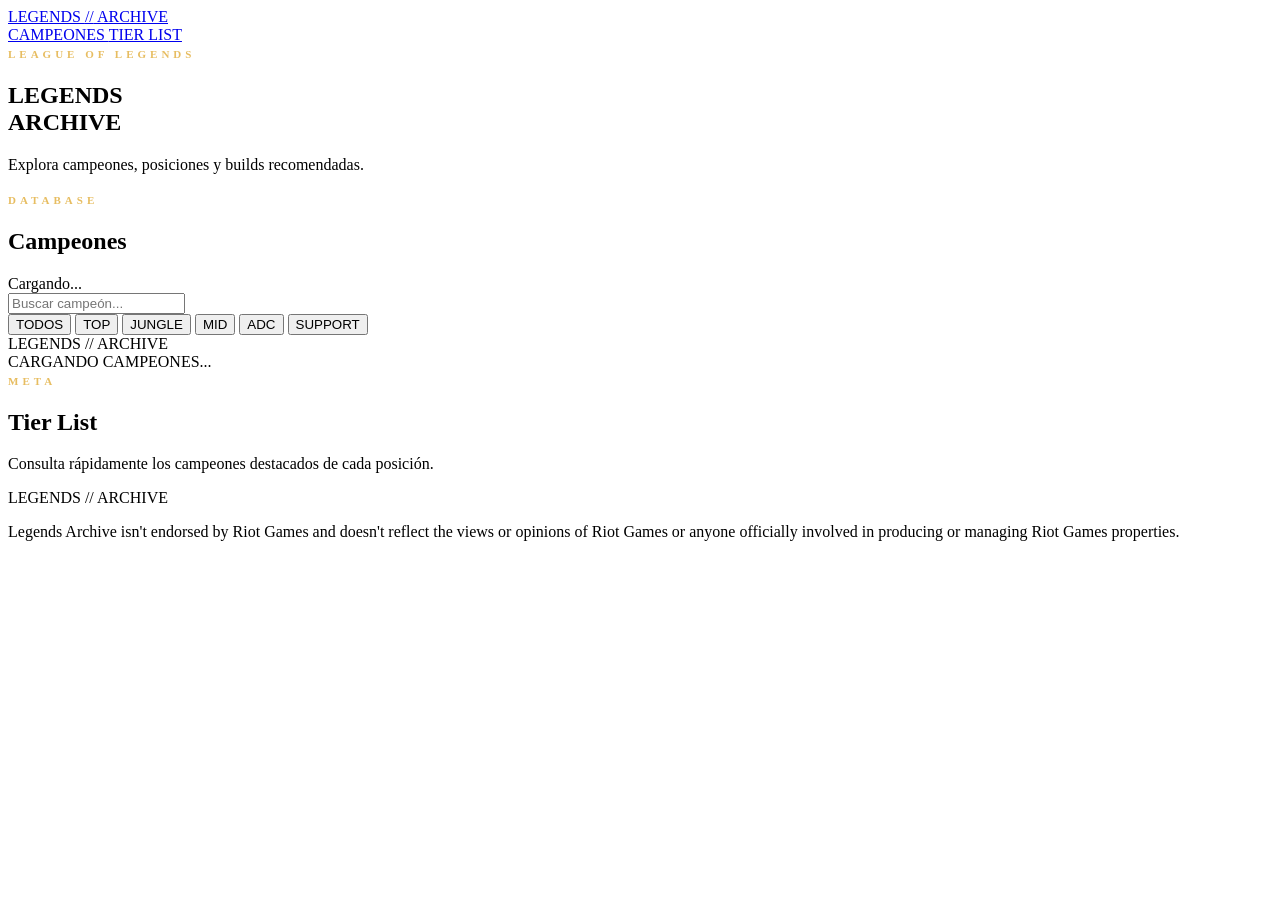
<file: index.html>
<!DOCTYPE html>
<html lang="es">
<head>

  <meta charset="UTF-8">
  <meta name="viewport" content="width=device-width, initial-scale=1.0">

  <title>Legends // Archive</title>

  <link rel="stylesheet" href="style.css">

</head>

<body>

  <!-- =========================
       HEADER
       ========================= -->

  <header class="site-header">

    <div class="header-inner">

      <a href="index.html" class="logo">
        LEGENDS <span>//</span> ARCHIVE
      </a>

      <nav>

        <a href="index.html">
          CAMPEONES
        </a>

        <a href="#tier-list">
          TIER LIST
        </a>

      </nav>

    </div>

  </header>


  <!-- =========================
       HERO
       ========================= -->

  <main>

    <section class="archive-hero">

      <div class="hero-content">

        <span class="eyebrow">
          LEAGUE OF LEGENDS
        </span>

        <h1>
          LEGENDS
          <br>
          ARCHIVE
        </h1>

        <p>
          Explora campeones, posiciones y builds
          recomendadas.
        </p>

      </div>

    </section>


    <!-- =========================
         CAMPEONES
         ========================= -->

    <section class="champions-section">

      <div class="section-heading">

        <div>

          <span class="eyebrow">
            DATABASE
          </span>

          <h2>
            Campeones
          </h2>

        </div>

        <div
          id="champion-count"
          class="champion-count">
          Cargando...
        </div>

      </div>


      <!-- BUSCADOR -->

      <div class="search-container">

        <input
          type="text"
          id="champion-search"
          placeholder="Buscar campeón..."
          autocomplete="off"
        >

      </div>


      <!-- FILTROS -->

      <div class="role-filters">

        <button
          class="role-filter active"
          data-role="ALL">
          TODOS
        </button>

        <button
          class="role-filter"
          data-role="TOP">
          TOP
        </button>

        <button
          class="role-filter"
          data-role="JUNGLE">
          JUNGLE
        </button>

        <button
          class="role-filter"
          data-role="MID">
          MID
        </button>

        <button
          class="role-filter"
          data-role="ADC">
          ADC
        </button>

        <button
          class="role-filter"
          data-role="SUPPORT">
          SUPPORT
        </button>

      </div>


      <!-- GRID -->

      <div
        id="champions-grid"
        class="champions-grid">

        <div class="loading-screen">

          <div class="loading-logo">
            LEGENDS // ARCHIVE
          </div>

          <div class="loading-text">
            CARGANDO CAMPEONES...
          </div>

        </div>

      </div>


    </section>


    <!-- =========================
         TIER LIST
         ========================= -->

    <section
      id="tier-list"
      class="tier-section">

      <span class="eyebrow">
        META
      </span>

      <h2>
        Tier List
      </h2>

      <p>
        Consulta rápidamente los campeones
        destacados de cada posición.
      </p>

    </section>

  </main>


  <!-- =========================
       FOOTER
       ========================= -->

  <footer>

    <div class="footer-title">
      LEGENDS // ARCHIVE
    </div>

    <p>
      Legends Archive isn't endorsed by Riot Games and doesn't reflect
      the views or opinions of Riot Games or anyone officially involved
      in producing or managing Riot Games properties.
    </p>

  </footer>


  <!-- =========================
       JAVASCRIPT
       ========================= -->

  <script src="app.js"></script>

</body>
</html>
</file>
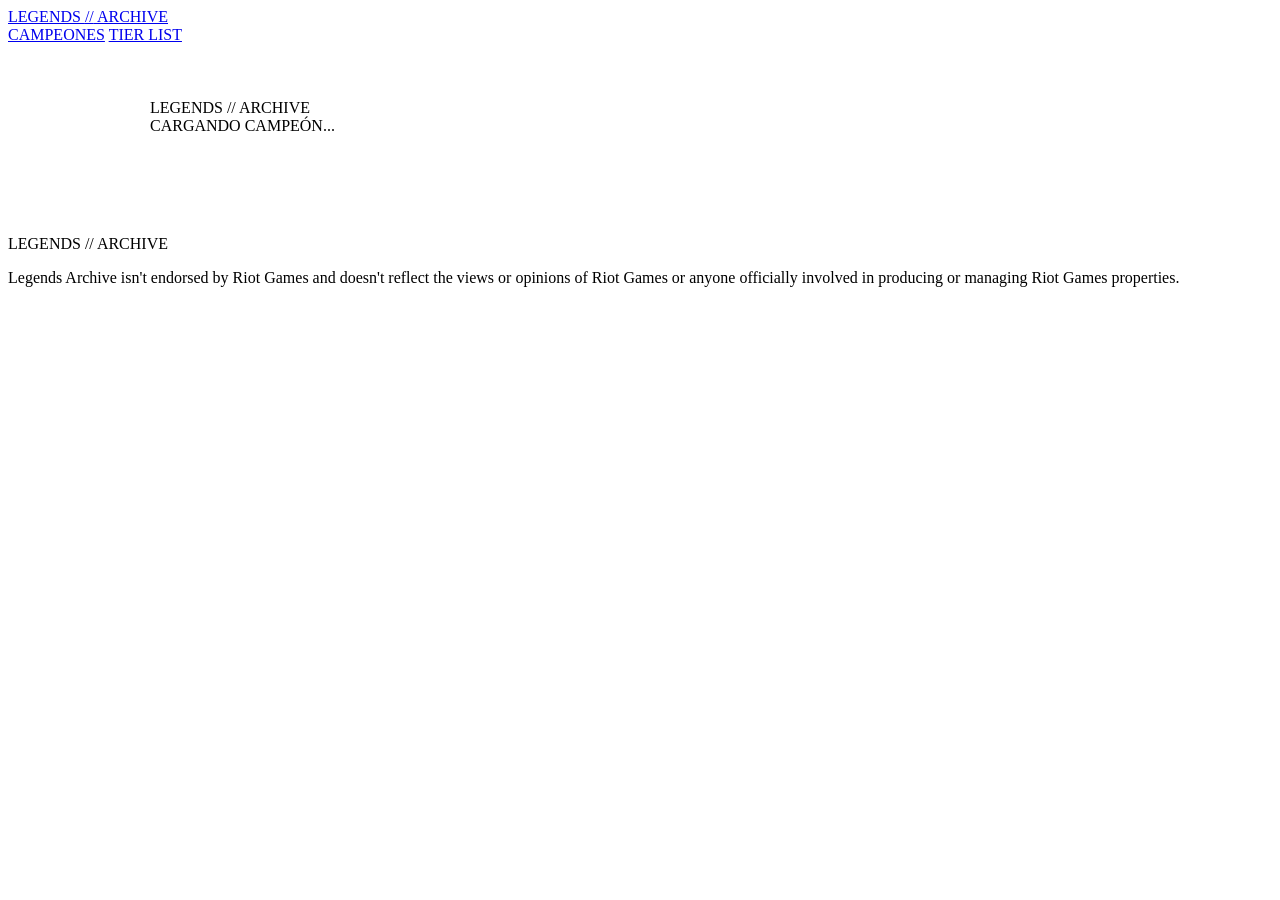
<file: champion.html>
<!DOCTYPE html>
<html lang="es">
<head>
  <meta charset="UTF-8">
  <meta name="viewport" content="width=device-width, initial-scale=1.0">

  <title>Campeón // Legends Archive</title>

  <link rel="stylesheet" href="style.css">
</head>

<body>

<header class="site-header">

  <div class="header-inner">

    <a href="index.html" class="logo">
      LEGENDS <span>//</span> ARCHIVE
    </a>

    <nav>
      <a href="index.html">CAMPEONES</a>
      <a href="index.html#tier-list">TIER LIST</a>
    </nav>

  </div>

</header>


<main class="champion-page">

  <div id="champion-content">

    <div class="loading-screen">
      <div class="loading-logo">
        LEGENDS // ARCHIVE
      </div>

      <div class="loading-text">
        CARGANDO CAMPEÓN...
      </div>
    </div>

  </div>

</main>


<footer>

  <div class="footer-title">
    LEGENDS // ARCHIVE
  </div>

  <p>
    Legends Archive isn't endorsed by Riot Games and doesn't reflect
    the views or opinions of Riot Games or anyone officially involved
    in producing or managing Riot Games properties.
  </p>

</footer>


<script src="app.js"></script>

</body>
</html>
</file>
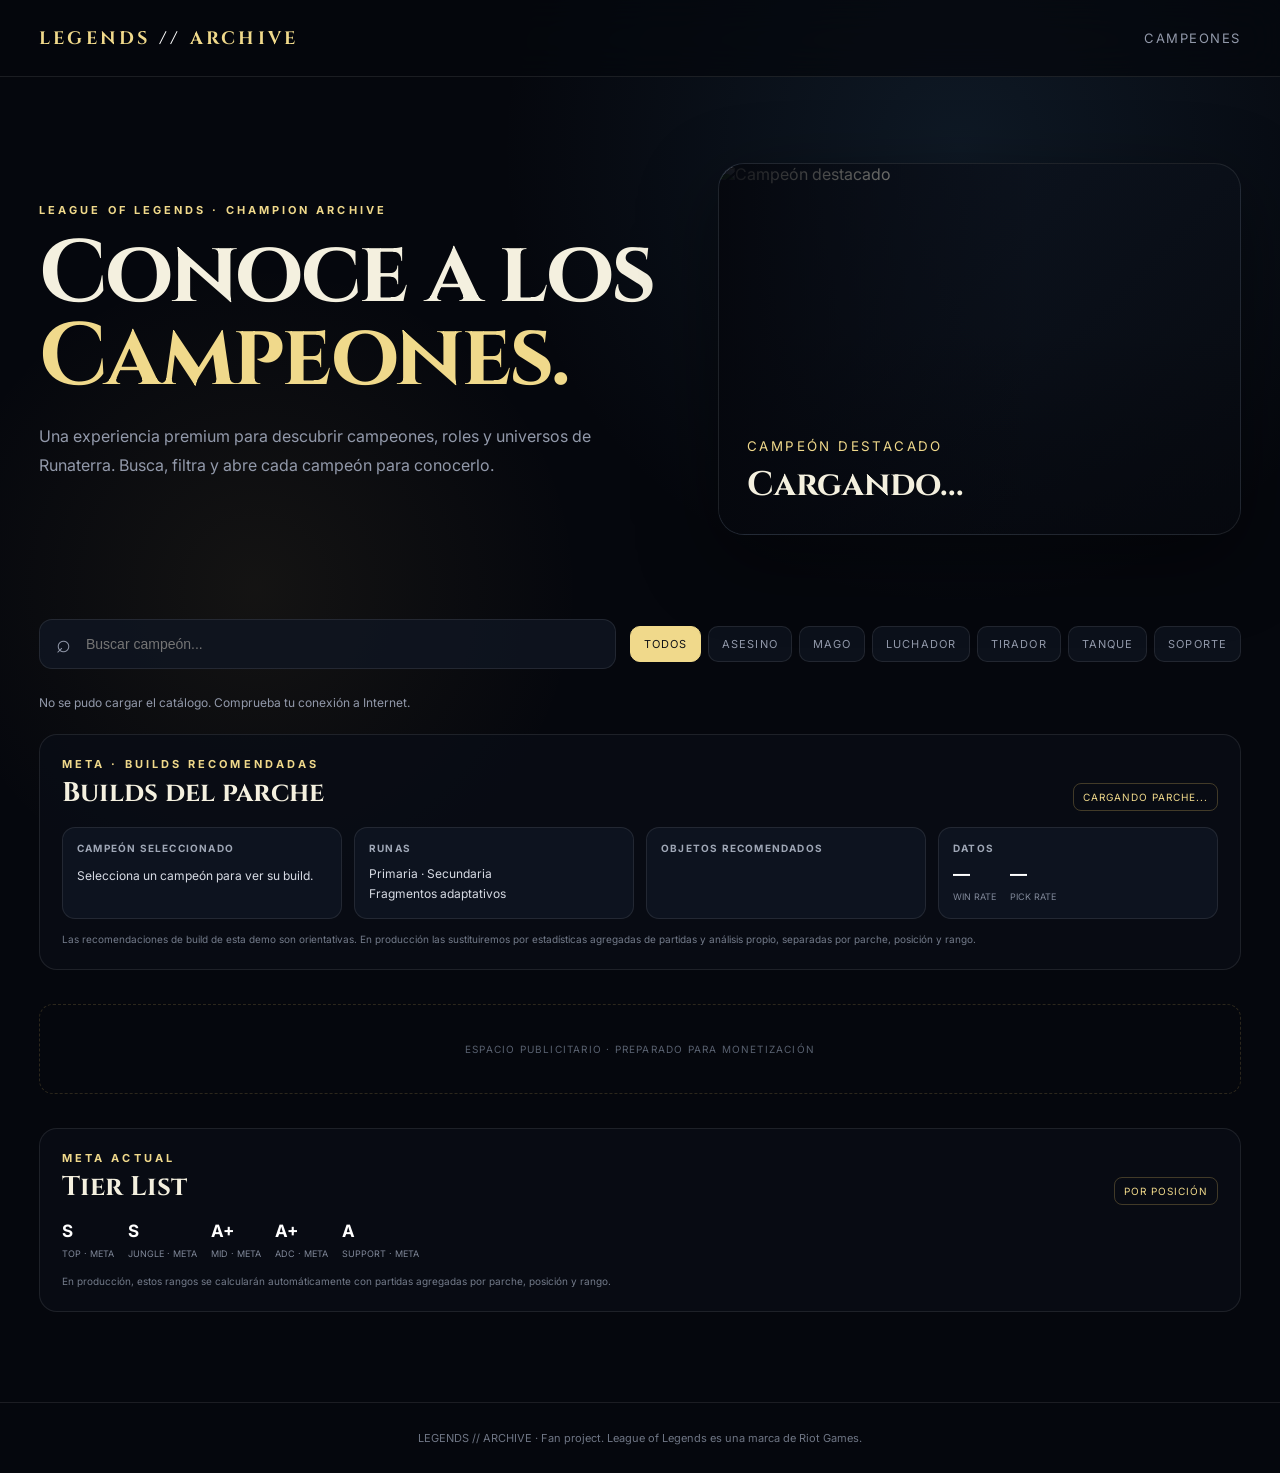
<file: index (1).html>
<!DOCTYPE html>
<html lang="es">
<head>
  <meta charset="UTF-8" />
  <meta name="viewport" content="width=device-width, initial-scale=1.0" />
  <title>LEGENDS // Campeones de LoL</title>
  <meta name="description" content="Explora campeones de League of Legends." />
  <style>
    @import url('https://fonts.googleapis.com/css2?family=Cinzel:wght@500;600;700&family=Inter:wght@400;500;600;700;800&display=swap');

    :root{
      --bg:#05070d; --panel:#0b0f18; --panel2:#101622; --text:#f4f0df;
      --muted:#9299aa; --gold:#c8a85a; --gold2:#f0d98b; --line:rgba(255,255,255,.09);
      --blue:#4db8ff; --shadow:0 25px 80px rgba(0,0,0,.45);
    }
    *{box-sizing:border-box}
    html{scroll-behavior:smooth}
    body{margin:0;background:
      radial-gradient(circle at 75% 10%, rgba(65,119,163,.16), transparent 28%),
      radial-gradient(circle at 20% 40%, rgba(200,168,90,.08), transparent 24%), var(--bg);
      color:var(--text);font-family:Inter,system-ui,sans-serif;min-height:100vh}
    body:before{content:"";position:fixed;inset:0;pointer-events:none;opacity:.18;
      background-image:linear-gradient(rgba(255,255,255,.018) 1px,transparent 1px),
      linear-gradient(90deg,rgba(255,255,255,.018) 1px,transparent 1px);background-size:42px 42px}
    header{position:sticky;top:0;z-index:20;background:rgba(5,7,13,.72);backdrop-filter:blur(18px);
      border-bottom:1px solid var(--line)}
    nav{max-width:1250px;margin:auto;height:76px;display:flex;align-items:center;justify-content:space-between;padding:0 24px}
    .brand{font-family:Cinzel,serif;letter-spacing:.18em;font-weight:700;color:var(--gold2);font-size:18px}
    .brand span{color:#fff}
    .navlink{color:var(--muted);text-decoration:none;font-size:13px;text-transform:uppercase;letter-spacing:.12em}
    .navlink:hover{color:var(--gold2)}
    .hero{max-width:1250px;margin:auto;padding:86px 24px 42px;display:grid;grid-template-columns:1.1fr .9fr;gap:40px;align-items:center}
    .eyebrow{font-size:11px;letter-spacing:.28em;text-transform:uppercase;color:var(--gold2);font-weight:700}
    h1{font-family:Cinzel,serif;font-size:clamp(46px,7vw,88px);line-height:.95;margin:16px 0 22px;letter-spacing:-.03em}
    h1 em{font-style:normal;color:var(--gold2)}
    .hero p{color:var(--muted);max-width:620px;line-height:1.8;font-size:16px}
    .hero-art{min-height:370px;border:1px solid var(--line);border-radius:26px;overflow:hidden;position:relative;
      background:linear-gradient(135deg,#0e1623,#070a10);box-shadow:var(--shadow)}
    .hero-art img{width:100%;height:100%;min-height:370px;object-fit:cover;display:block;opacity:.76}
    .hero-art:after{content:"";position:absolute;inset:0;background:linear-gradient(90deg,rgba(5,7,13,.95),transparent 60%),linear-gradient(0deg,rgba(5,7,13,.6),transparent 55%)}
    .hero-caption{position:absolute;z-index:2;left:28px;bottom:26px}
    .hero-caption small{color:var(--gold2);letter-spacing:.18em;text-transform:uppercase}
    .hero-caption h2{font-family:Cinzel,serif;margin:7px 0 0;font-size:34px}
    main{max-width:1250px;margin:auto;padding:30px 24px 90px}
    .toolbar{display:flex;gap:14px;align-items:center;justify-content:space-between;flex-wrap:wrap;margin:12px 0 26px}
    .search{flex:1;min-width:250px;position:relative}
    .search input{width:100%;padding:16px 18px 16px 46px;border:1px solid var(--line);border-radius:13px;
      background:rgba(16,22,34,.8);color:#fff;outline:none;font-size:14px}
    .search input:focus{border-color:rgba(200,168,90,.65);box-shadow:0 0 0 4px rgba(200,168,90,.08)}
    .search:before{content:"⌕";position:absolute;left:17px;top:9px;font-size:25px;color:var(--muted)}
    .filters{display:flex;gap:7px;flex-wrap:wrap}
    button{font:inherit;cursor:pointer}
    .filter{background:#0c111b;border:1px solid var(--line);color:var(--muted);padding:10px 13px;border-radius:10px;font-size:11px;text-transform:uppercase;letter-spacing:.1em}
    .filter:hover,.filter.active{color:#101217;background:var(--gold2);border-color:var(--gold2)}
    .count{color:var(--muted);font-size:12px;margin:0 0 15px}
    .grid{display:grid;grid-template-columns:repeat(4,1fr);gap:18px}
    .card{position:relative;min-height:380px;border-radius:18px;overflow:hidden;border:1px solid var(--line);background:var(--panel);
      box-shadow:0 10px 35px rgba(0,0,0,.25);transition:.35s transform,.35s border-color,.35s box-shadow;cursor:pointer}
    .card:hover{transform:translateY(-7px);border-color:rgba(200,168,90,.55);box-shadow:0 25px 55px rgba(0,0,0,.48)}
    .card img{width:100%;height:100%;position:absolute;inset:0;object-fit:cover;transition:.5s transform}
    .card:hover img{transform:scale(1.05)}
    .card:after{content:"";position:absolute;inset:0;background:linear-gradient(0deg,rgba(3,5,9,.98) 4%,rgba(3,5,9,.62) 42%,rgba(3,5,9,.05) 76%)}
    .card-content{position:absolute;z-index:2;left:18px;right:18px;bottom:18px}
    .role{color:var(--gold2);font-size:9px;letter-spacing:.2em;text-transform:uppercase;font-weight:800}
    .card h3{font-family:Cinzel,serif;font-size:25px;margin:6px 0}
    .card p{color:#b7bdca;font-size:11px;margin:0;line-height:1.5}
    .tag{display:inline-block;margin-top:12px;padding:5px 8px;border:1px solid rgba(255,255,255,.12);border-radius:7px;color:#aeb5c3;font-size:9px;text-transform:uppercase;letter-spacing:.08em}
    .empty{text-align:center;padding:60px;color:var(--muted);border:1px dashed var(--line);border-radius:18px;display:none}
    footer{border-top:1px solid var(--line);padding:28px 24px;text-align:center;color:#6f7685;font-size:11px}
    .modal{position:fixed;inset:0;background:rgba(0,0,0,.76);backdrop-filter:blur(10px);z-index:50;display:none;place-items:center;padding:20px}
    .modal.open{display:grid}
    .modal-box{max-width:920px;width:100%;max-height:90vh;overflow:auto;background:#090d15;border:1px solid rgba(200,168,90,.35);
      border-radius:24px;box-shadow:var(--shadow);position:relative}
    .modal-img{height:330px;width:100%;object-fit:cover;display:block}
    .modal-body{padding:28px}
    .modal-body h2{font-family:Cinzel,serif;font-size:42px;margin:5px 0 12px}
    .modal-body p{color:#aab1bf;line-height:1.75}
    .close{position:absolute;right:15px;top:15px;width:40px;height:40px;border-radius:50%;border:1px solid var(--line);
      background:rgba(0,0,0,.5);color:#fff;font-size:20px;z-index:2}
    @media(max-width:900px){.hero{grid-template-columns:1fr}.grid{grid-template-columns:repeat(2,1fr)}}
    @media(max-width:560px){nav{height:64px}.navlink{display:none}.hero{padding-top:55px}.grid{grid-template-columns:1fr}.hero-art{min-height:300px}.hero-art img{min-height:300px}}
  
    .build-panel{margin-top:24px;border:1px solid var(--line);border-radius:18px;background:rgba(10,14,23,.78);padding:22px}
    .build-head{display:flex;justify-content:space-between;align-items:end;gap:18px;margin-bottom:16px;flex-wrap:wrap}
    .build-head h2{font-family:Cinzel,serif;margin:4px 0 0;font-size:27px}
    .patch{font-size:10px;color:var(--gold2);border:1px solid rgba(200,168,90,.3);padding:7px 9px;border-radius:8px;letter-spacing:.1em}
    .build-grid{display:grid;grid-template-columns:repeat(4,1fr);gap:12px}
    .build-box{background:#0d131f;border:1px solid var(--line);border-radius:13px;padding:14px}
    .build-box h4{margin:0 0 10px;color:#9fa7b6;font-size:10px;text-transform:uppercase;letter-spacing:.12em}
    .items{display:flex;gap:7px;flex-wrap:wrap}
    .item{width:44px;height:44px;border-radius:9px;object-fit:cover;border:1px solid rgba(255,255,255,.1)}
    .rune{font-size:12px;color:#d7dbe4;line-height:1.65}
    .stats{display:flex;gap:14px;flex-wrap:wrap;margin-top:10px}
    .stat b{display:block;color:#fff;font-size:17px}.stat span{font-size:9px;color:#808899;text-transform:uppercase}
    .notice{margin-top:12px;color:#737b8a;font-size:10px;line-height:1.6}
    .ad-slot{margin:34px 0;border:1px dashed rgba(200,168,90,.2);border-radius:14px;min-height:90px;display:grid;place-items:center;color:#596170;font-size:10px;letter-spacing:.12em;text-transform:uppercase}
    @media(max-width:900px){.build-grid{grid-template-columns:repeat(2,1fr)}}
    @media(max-width:560px){.build-grid{grid-template-columns:1fr}}
</style>

  <link rel="canonical" href="https://TU-DOMINIO.com/">
  <meta name="robots" content="index,follow">
  <meta property="og:type" content="website">
  <meta property="og:title" content="Legends Archive — Builds de LoL">
  <meta property="og:description" content="Builds, runas, objetos, matchups y estadísticas de League of Legends por campeón y posición.">
  <meta property="og:site_name" content="Legends Archive">
  <meta name="twitter:card" content="summary_large_image">
  <script type="application/ld+json">
  {
    "@context":"https://schema.org",
    "@type":"WebSite",
    "name":"Legends Archive",
    "url":"https://TU-DOMINIO.com/",
    "description":"Builds y estadísticas de League of Legends por campeón y posición.",
    "potentialAction":{"@type":"SearchAction","target":"https://TU-DOMINIO.com/?q={search_term_string}","query-input":"required name=search_term_string"}
  }
  </script>
</head>
<body>
<header>
  <nav>
    <div class="brand">LEGENDS <span>//</span> ARCHIVE</div>
    <a class="navlink" href="#champions">Campeones</a>
  </nav>
</header>

<section class="hero">
  <div>
    <div class="eyebrow">League of Legends · Champion Archive</div>
    <h1>Conoce a los<br><em>Campeones.</em></h1>
    <p>Una experiencia premium para descubrir campeones, roles y universos de Runaterra. Busca, filtra y abre cada campeón para conocerlo.</p>
  </div>
  <div class="hero-art">
    <img id="heroImg" alt="Campeón destacado">
    <div class="hero-caption"><small>Campeón destacado</small><h2 id="heroName">Cargando...</h2></div>
  </div>
</section>

<main id="champions">
  <div class="toolbar">
    <div class="search"><input id="search" placeholder="Buscar campeón..." autocomplete="off"></div>
    <div class="filters" id="filters">
      <button class="filter active" data-role="Todos">Todos</button>
      <button class="filter" data-role="Asesino">Asesino</button>
      <button class="filter" data-role="Mago">Mago</button>
      <button class="filter" data-role="Luchador">Luchador</button>
      <button class="filter" data-role="Tirador">Tirador</button>
      <button class="filter" data-role="Tanque">Tanque</button>
      <button class="filter" data-role="Soporte">Soporte</button>
    </div>
  </div>
  <p class="count" id="count">Cargando campeones...</p>
  
  <section class="build-panel">
    <div class="build-head">
      <div><div class="eyebrow">Meta · Builds recomendadas</div><h2>Builds del parche</h2></div>
      <div class="patch" id="patch">CARGANDO PARCHE...</div>
    </div>
    <div class="build-grid">
      <div class="build-box"><h4>Campeón seleccionado</h4><div id="selectedBuild"><span class="rune">Selecciona un campeón para ver su build.</span></div></div>
      <div class="build-box"><h4>Runas</h4><div class="rune" id="runes">Primaria · Secundaria<br>Fragmentos adaptativos</div></div>
      <div class="build-box"><h4>Objetos recomendados</h4><div class="items" id="buildItems"></div></div>
      <div class="build-box"><h4>Datos</h4><div class="stats"><div class="stat"><b id="wr">—</b><span>Win rate</span></div><div class="stat"><b id="pick">—</b><span>Pick rate</span></div></div></div>
    </div>
    <div class="notice">Las recomendaciones de build de esta demo son orientativas. En producción las sustituiremos por estadísticas agregadas de partidas y análisis propio, separadas por parche, posición y rango.</div>
  </section>
  <div class="ad-slot">Espacio publicitario · preparado para monetización</div>
  <section class="build-panel" id="tierlist">
    <div class="build-head">
      <div><div class="eyebrow">Meta actual</div><h2>Tier List</h2></div>
      <div class="patch">POR POSICIÓN</div>
    </div>
    <div class="stats">
      <div class="stat"><b>S</b><span>TOP · Meta</span></div>
      <div class="stat"><b>S</b><span>JUNGLE · Meta</span></div>
      <div class="stat"><b>A+</b><span>MID · Meta</span></div>
      <div class="stat"><b>A+</b><span>ADC · Meta</span></div>
      <div class="stat"><b>A</b><span>SUPPORT · Meta</span></div>
    </div>
    <div class="notice">En producción, estos rangos se calcularán automáticamente con partidas agregadas por parche, posición y rango.</div>
  </section>

<div class="grid" id="grid"></div>
  <div class="empty" id="empty">No hemos encontrado campeones con esos criterios.</div>
</main>

<footer>LEGENDS // ARCHIVE · Fan project. League of Legends es una marca de Riot Games.</footer>

<div class="modal" id="modal">
  <div class="modal-box">
    <button class="close" id="close">×</button>
    <img class="modal-img" id="modalImg" alt="">
    <div class="modal-body">
      <div class="eyebrow" id="modalRole"></div>
      <h2 id="modalName"></h2>
      <p id="modalTitle"></p>
      <p id="modalLore"></p>
      <div id="modalTags"></div>
    </div>
  </div>
</div>

<script>
const state = { champions: [], role: 'Todos', search: '' };
const roleMap = {
  Assassin:'Asesino', Mage:'Mago', Fighter:'Luchador', Marksman:'Tirador',
  Tank:'Tanque', Support:'Soporte'
};
const clean = s => s.replace(/<[^>]*>/g,'').replace(/&amp;/g,'&').replace(/&#x27;/g,"'");


function showBuild(c){
  document.getElementById('selectedBuild').innerHTML=`<strong>${c.name}</strong><div class="rune">${c.title}</div>`;
  document.getElementById('runes').innerHTML=`${c.roles[0] || 'Adaptativa'} · Página recomendada<br>Inspiración · Adaptación<br>Velocidad de ataque · Fuerza adaptativa · Vida`;
  const items = c.tags.includes('Marksman')
    ? ['3153','3031','3085','3036']
    : c.tags.includes('Mage')
    ? ['6655','3089','3135','3157']
    : c.tags.includes('Tank')
    ? ['3068','3047','2504','3742']
    : ['3078','3111','3065','3053'];
  document.getElementById('buildItems').innerHTML=items.map(id=>`<img class="item" src="https://ddragon.leagueoflegends.com/cdn/15.18.1/img/item/${id}.png" alt="Objeto">`).join('');
  // Demo visual hasta conectar estadísticas de partidas.
  document.getElementById('wr').textContent=(50 + (c.key.charCodeAt(0)%9)/10).toFixed(1)+'%';
  document.getElementById('pick').textContent=(2 + (c.key.charCodeAt(0)%20)/10).toFixed(1)+'%';
}

async function loadChampions(){
  try{
    const versions = await fetch('https://ddragon.leagueoflegends.com/api/versions.json').then(r=>r.json());
    const version = versions[0]; document.getElementById('patch').textContent='PARCHE '+version;
    const data = await fetch(`https://ddragon.leagueoflegends.com/cdn/${version}/data/es_ES/champion.json`).then(r=>r.json());
    state.champions = Object.values(data.data).map(c => ({
      ...c,
      image:`https://ddragon.leagueoflegends.com/cdn/${version}/img/champion/${c.image.full}`,
      roles:[...new Set(c.tags.map(x => roleMap[x] || x))]
    }));
    state.champions.sort((a,b)=>a.name.localeCompare(b.name,'es'));
    const featured = state.champions.find(c=>c.name==='Aatrox') || state.champions[0];
    document.getElementById('heroImg').src = featured.image;
    document.getElementById('heroName').textContent = featured.name;
    render();
  }catch(e){
    document.getElementById('count').textContent='No se pudo cargar el catálogo. Comprueba tu conexión a Internet.';
  }
}

function render(){
  const q=state.search.toLowerCase().trim();
  const list=state.champions.filter(c =>
    (!q || c.name.toLowerCase().includes(q) || c.title.toLowerCase().includes(q)) &&
    (state.role==='Todos' || c.roles.includes(state.role))
  );
  document.getElementById('count').textContent=`${list.length} campeón${list.length!==1?'es':''}`;
  document.getElementById('empty').style.display=list.length?'none':'block';
  document.getElementById('grid').innerHTML=list.map(c=>`
    <article class="card" data-id="${c.id}">
      <img loading="lazy" src="${c.image}" alt="${c.name}">
      <div class="card-content">
        <div class="role">${c.roles.slice(0,2).join(' · ')}</div>
        <h3>${c.name}</h3>
        <p>${c.title}</p>
        <span class="tag">Ver perfil</span>
      </div>
    </article>`).join('');
  document.querySelectorAll('.card').forEach(el=>el.onclick=()=>{showBuild(state.champions.find(x=>x.id===el.dataset.id));openChampion(el.dataset.id)});
}
function openChampion(id){
  const c=state.champions.find(x=>x.id===id); if(!c)return;
  document.getElementById('modalImg').src=c.image;
  document.getElementById('modalName').textContent=c.name;
  document.getElementById('modalTitle').textContent=c.title;
  document.getElementById('modalLore').textContent=clean(c.blurb || 'Descubre más sobre este campeón de Runaterra.');
  document.getElementById('modalRole').textContent=c.roles.join(' · ');
  document.getElementById('modalTags').innerHTML=c.tags.map(t=>`<span class="tag">${roleMap[t]||t}</span> `).join('');
  document.getElementById('modal').classList.add('open');
}
document.getElementById('search').addEventListener('input',e=>{state.search=e.target.value;render()});
document.querySelectorAll('.filter').forEach(b=>b.addEventListener('click',()=>{
  document.querySelectorAll('.filter').forEach(x=>x.classList.remove('active'));
  b.classList.add('active'); state.role=b.dataset.role; render();
}));
document.getElementById('close').onclick=()=>document.getElementById('modal').classList.remove('open');
document.getElementById('modal').onclick=e=>{if(e.target.id==='modal')e.currentTarget.classList.remove('open')};
document.addEventListener('keydown',e=>{if(e.key==='Escape')document.getElementById('modal').classList.remove('open')});

const initialQ = new URLSearchParams(location.search).get('q');
if(initialQ){ document.getElementById('search').value=initialQ; state.search=initialQ; }
loadChampions();

</script>
</body>
</html>
</file>
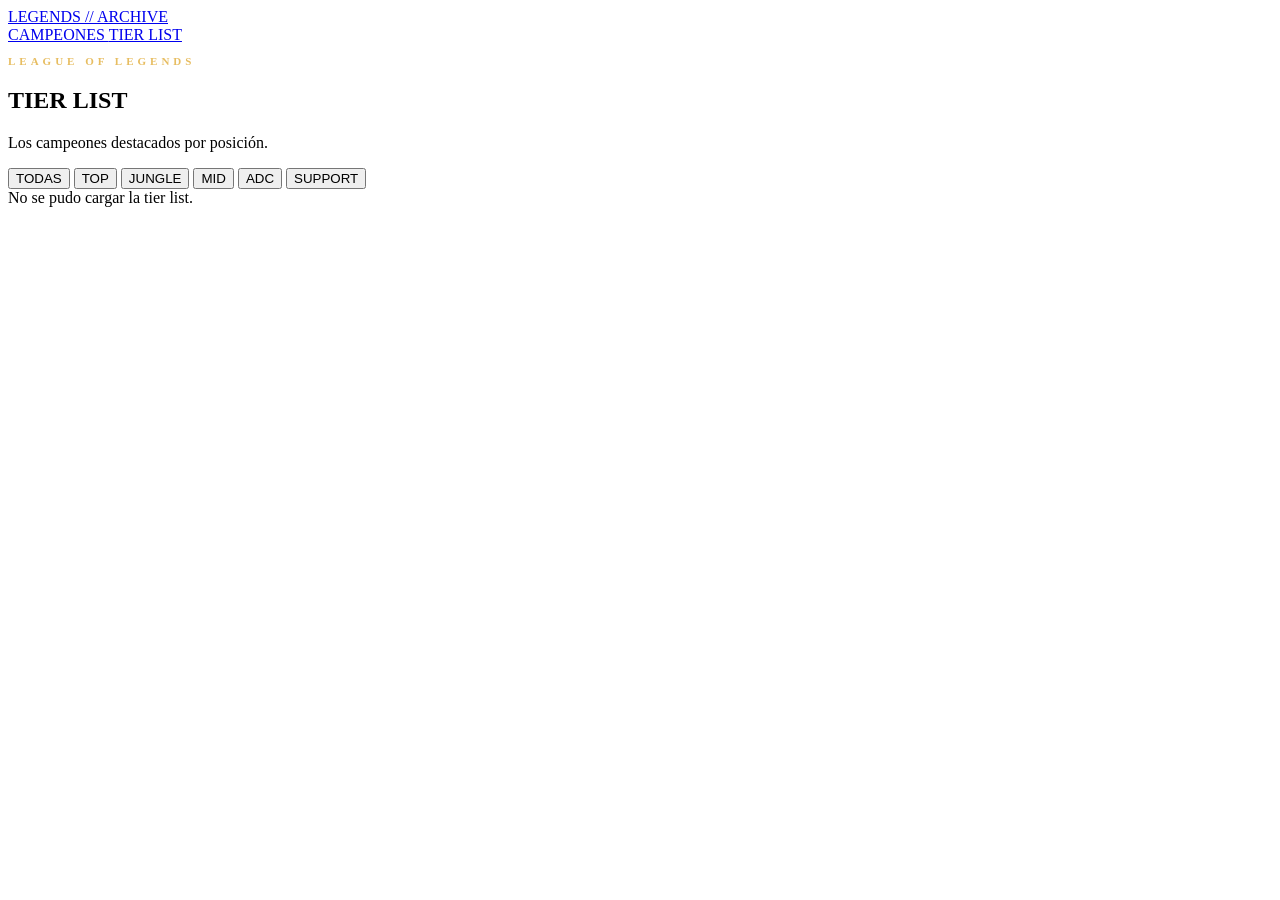
<file: tier-list.html>
<!DOCTYPE html>
<html lang="es">
<head>
    <meta charset="UTF-8">
    <meta name="viewport" content="width=device-width, initial-scale=1.0">

    <title>Tier List LoL — Legends Archive</title>

    <link rel="stylesheet" href="style.css">
</head>

<body>

<header class="siteHeader">

    <a href="index.html" class="logo">
        LEGENDS // ARCHIVE
    </a>

    <nav>
        <a href="index.html">
            CAMPEONES
        </a>

        <a href="tier-list.html">
            TIER LIST
        </a>
    </nav>

</header>


<main>

    <section class="pageHero">

        <p class="eyebrow">
            LEAGUE OF LEGENDS
        </p>

        <h1>
            TIER LIST
        </h1>

        <p>
            Los campeones destacados por posición.
        </p>

        <div class="tierControls">

            <button class="active" data-role="all">
                TODAS
            </button>

            <button data-role="TOP">
                TOP
            </button>

            <button data-role="JUNGLE">
                JUNGLE
            </button>

            <button data-role="MID">
                MID
            </button>

            <button data-role="ADC">
                ADC
            </button>

            <button data-role="SUPPORT">
                SUPPORT
            </button>

        </div>

    </section>


    <section id="tierList" class="tierList">

        <div class="loading">
            Cargando tier list...
        </div>

    </section>

</main>


<script src="tier-list.js"></script>

</body>
</html>
</file>
<file: style.css>
/* =========================================================
   CHAMPION PAGE — LEGENDS // ARCHIVE
   DISEÑO PREMIUM ORIGINAL
   ========================================================= */

.champion-page {
  max-width: 980px;
  margin: 0 auto;
  padding: 55px 24px 100px;
}


/* =========================================================
   HERO
   ========================================================= */

.champion-hero {
  position: relative;
  min-height: 430px;
  overflow: hidden;
  border: 1px solid #263650;
  border-radius: 14px;
  background: #080e17;
  box-shadow: 0 25px 70px rgba(0,0,0,.35);
  margin-bottom: 70px;
}

.champion-splash {
  position: absolute;
  inset: 0;

  width: 100%;
  height: 100%;

  object-fit: cover;
  object-position: center 25%;

  opacity: .55;
}

.champion-hero-overlay {
  position: absolute;
  inset: 0;

  background:
    linear-gradient(
      90deg,
      rgba(5,10,18,.98) 0%,
      rgba(5,10,18,.82) 38%,
      rgba(5,10,18,.25) 75%,
      rgba(5,10,18,.45) 100%
    ),
    linear-gradient(
      0deg,
      rgba(5,10,18,.95) 0%,
      transparent 55%
    );
}

.champion-hero-content {
  position: relative;
  z-index: 2;

  min-height: 430px;

  display: flex;
  flex-direction: column;
  justify-content: flex-end;

  padding: 48px;
}

.eyebrow {
  color: #e7bd61;

  font-size: 11px;
  font-weight: 900;

  letter-spacing: 4px;

  text-transform: uppercase;
}

.champion-hero h1 {
  margin: 14px 0 0;

  color: #f5f3ee;

  font-family:
    Georgia,
    "Times New Roman",
    serif;

  font-size: clamp(48px, 7vw, 82px);

  line-height: .95;

  letter-spacing: -2px;
}

.champion-title {
  margin: 18px 0 12px;

  color: #d5d9e1;

  font-size: 18px;
}

.champion-position {
  display: flex;

  gap: 10px;
}

.champion-position span {
  padding: 7px 11px;

  border: 1px solid #34445c;
  border-radius: 5px;

  color: #aeb8c7;

  font-size: 10px;
  font-weight: 800;

  letter-spacing: 2px;
}


/* =========================================================
   SECCIONES
   ========================================================= */

.champion-section {
  margin-bottom: 65px;
}

.champion-section h2 {
  margin: 10px 0 14px;

  color: #f3f1ec;

  font-family:
    Georgia,
    "Times New Roman",
    serif;

  font-size: 38px;
}

.champion-section > p {
  color: #8998ae;

  line-height: 1.7;

  margin-bottom: 28px;
}

.champion-description {
  max-width: 850px;

  color: #a5afbd !important;

  font-size: 15px;

  line-height: 1.9 !important;
}


/* =========================================================
   ESTADÍSTICAS
   ========================================================= */

.champion-stats {
  display: grid;

  grid-template-columns:
    repeat(4, 1fr);

  gap: 12px;

  margin-top: 28px;
}

.champion-stats > div {
  padding: 22px;

  border: 1px solid #263650;
  border-radius: 10px;

  background:
    linear-gradient(
      145deg,
      #0c1625,
      #09111d
    );
}

.champion-stats strong {
  display: block;

  color: #f0eee9;

  font-size: 25px;

  margin-bottom: 8px;
}

.champion-stats span {
  color: #718198;

  font-size: 10px;

  letter-spacing: 2px;
}


/* =========================================================
   BUILD
   ========================================================= */

.build-container {
  padding: 26px;

  border: 1px solid #263650;
  border-radius: 14px;

  background:
    linear-gradient(
      145deg,
      #0c1625,
      #080f19
    );
}

.build-grid {
  display: grid;

  grid-template-columns:
    repeat(6, 1fr);

  gap: 12px;
}


/* =========================================================
   OBJETOS
   ========================================================= */

.item-card {
  min-width: 0;

  text-align: center;

  padding: 16px 10px 14px;

  border: 1px solid #263650;
  border-radius: 10px;

  background: #091321;

  transition:
    transform .2s ease,
    border-color .2s ease,
    box-shadow .2s ease;
}

.item-card:hover {
  transform: translateY(-4px);

  border-color: #cba85b;

  box-shadow:
    0 12px 30px rgba(0,0,0,.3);
}

.item-number {
  color: #687990;

  font-size: 10px;

  font-weight: 800;

  letter-spacing: 2px;

  margin-bottom: 10px;
}

.item-card img {
  display: block;

  width: 64px;
  height: 64px;

  margin: 0 auto 12px;

  object-fit: cover;

  border-radius: 8px;

  border: 1px solid #3b4a62;

  box-shadow:
    0 5px 18px rgba(0,0,0,.4);
}

.item-info h3 {
  margin: 0;

  color: #e9e7e2;

  font-size: 12px;

  line-height: 1.3;
}

.item-info span {
  display: block;

  margin-top: 5px;

  color: #718198;

  font-size: 9px;
}


/* =========================================================
   RUNAS
   ========================================================= */

.rune-grid {
  display: grid;

  grid-template-columns:
    repeat(4, 1fr);

  gap: 12px;
}

.rune-card {
  padding: 20px;

  border: 1px solid #263650;
  border-radius: 10px;

  background: #091321;
}

.rune-card strong {
  display: block;

  color: #e9e6df;

  margin-bottom: 6px;
}

.rune-card span {
  color: #718198;

  font-size: 10px;

  text-transform: uppercase;

  letter-spacing: 2px;
}


/* =========================================================
   META
   ========================================================= */

.meta-grid {
  display: grid;

  grid-template-columns:
    repeat(4, 1fr);

  gap: 12px;
}

.meta-card {
  padding: 22px;

  border: 1px solid #263650;
  border-radius: 10px;

  background:
    linear-gradient(
      145deg,
      #0c1625,
      #09111d
    );
}

.meta-card span {
  display: block;

  color: #718198;

  font-size: 9px;

  letter-spacing: 2px;

  margin-bottom: 8px;
}

.meta-card strong {
  color: #eeeae3;

  font-size: 16px;
}


/* =========================================================
   RESPONSIVE
   ========================================================= */

@media (max-width: 850px) {

  .champion-stats {
    grid-template-columns:
      repeat(2, 1fr);
  }

  .build-grid {
    grid-template-columns:
      repeat(3, 1fr);
  }

  .rune-grid {
    grid-template-columns:
      repeat(2, 1fr);
  }

  .meta-grid {
    grid-template-columns:
      repeat(2, 1fr);
  }

}


@media (max-width: 600px) {

  .champion-page {
    padding: 35px 16px 70px;
  }

  .champion-hero {
    min-height: 420px;
  }

  .champion-hero-content {
    min-height: 420px;

    padding: 28px;
  }

  .champion-hero h1 {
    font-size: 52px;
  }

  .build-grid {
    grid-template-columns:
      repeat(2, 1fr);
  }

}


@media (max-width: 420px) {

  .champion-stats {
    grid-template-columns: 1fr;
  }

  .rune-grid {
    grid-template-columns: 1fr;
  }

  .meta-grid {
    grid-template-columns: 1fr;
  }

}
</file>
